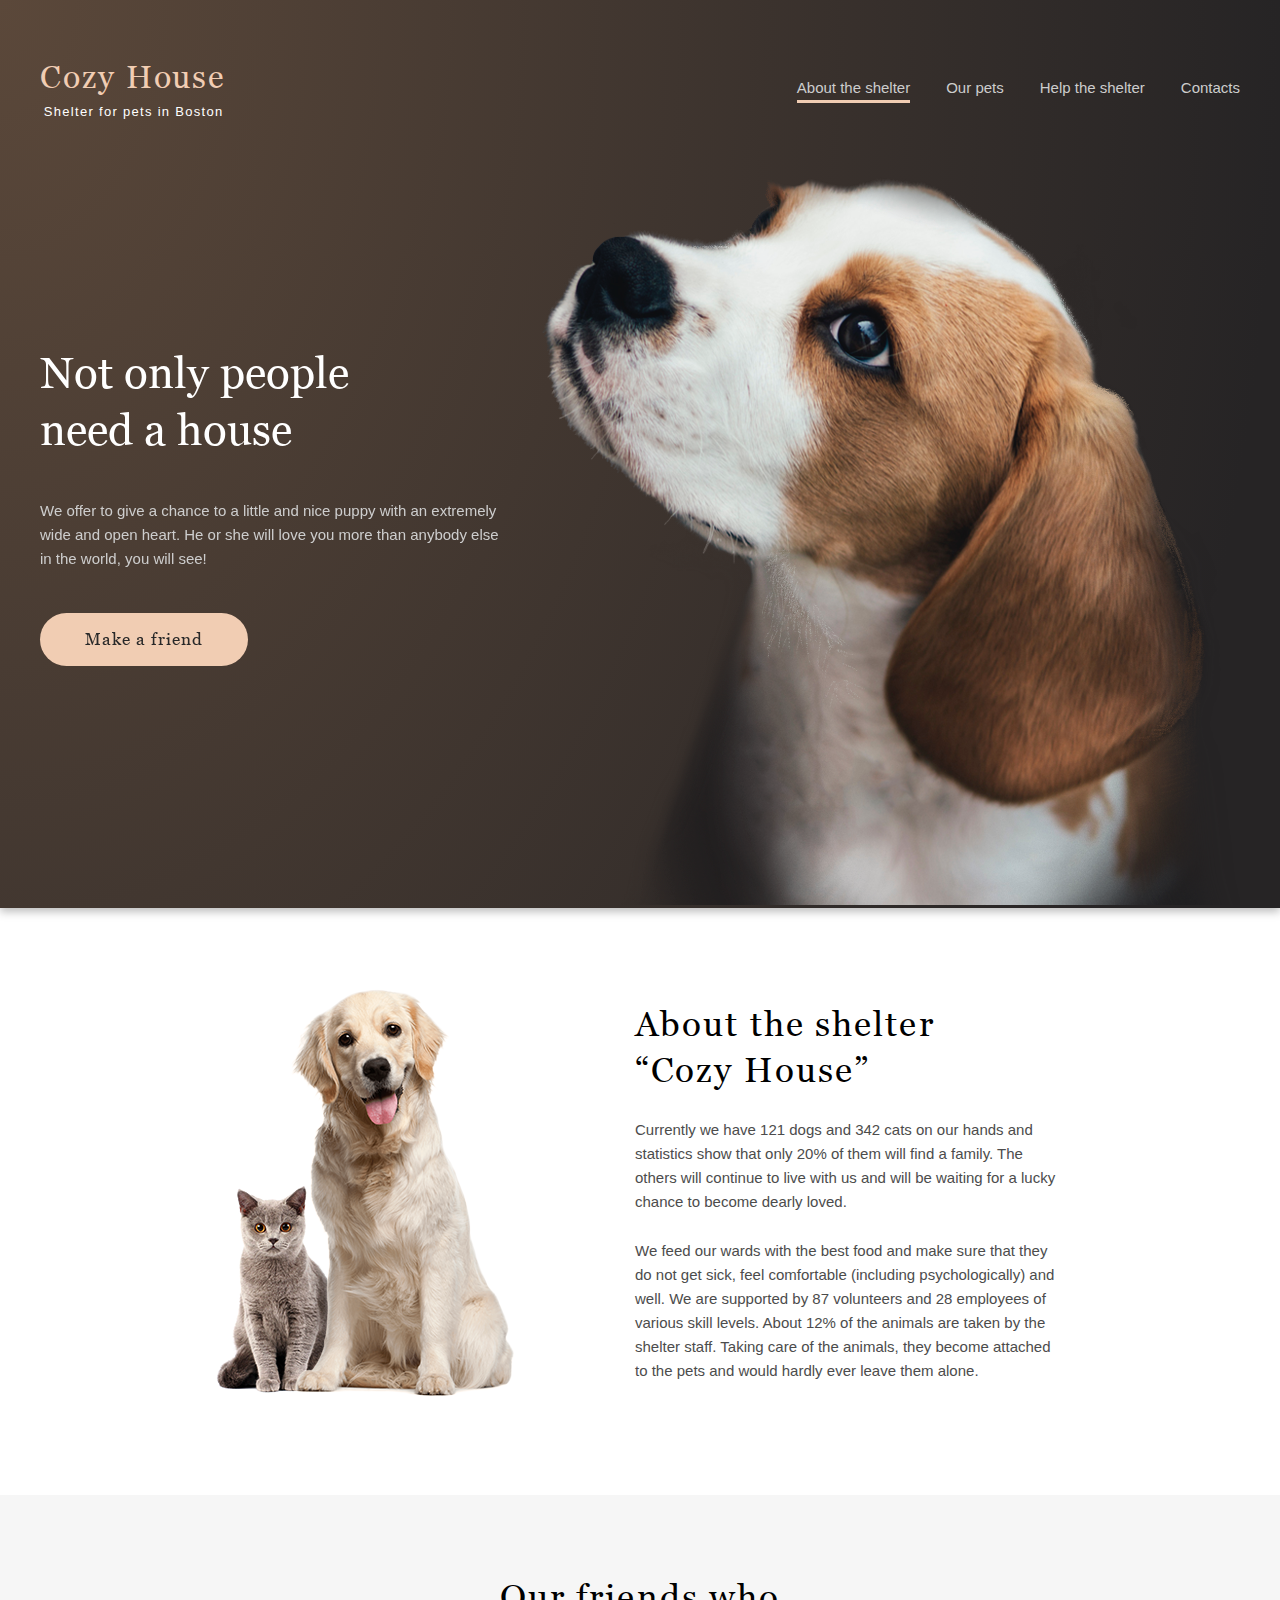
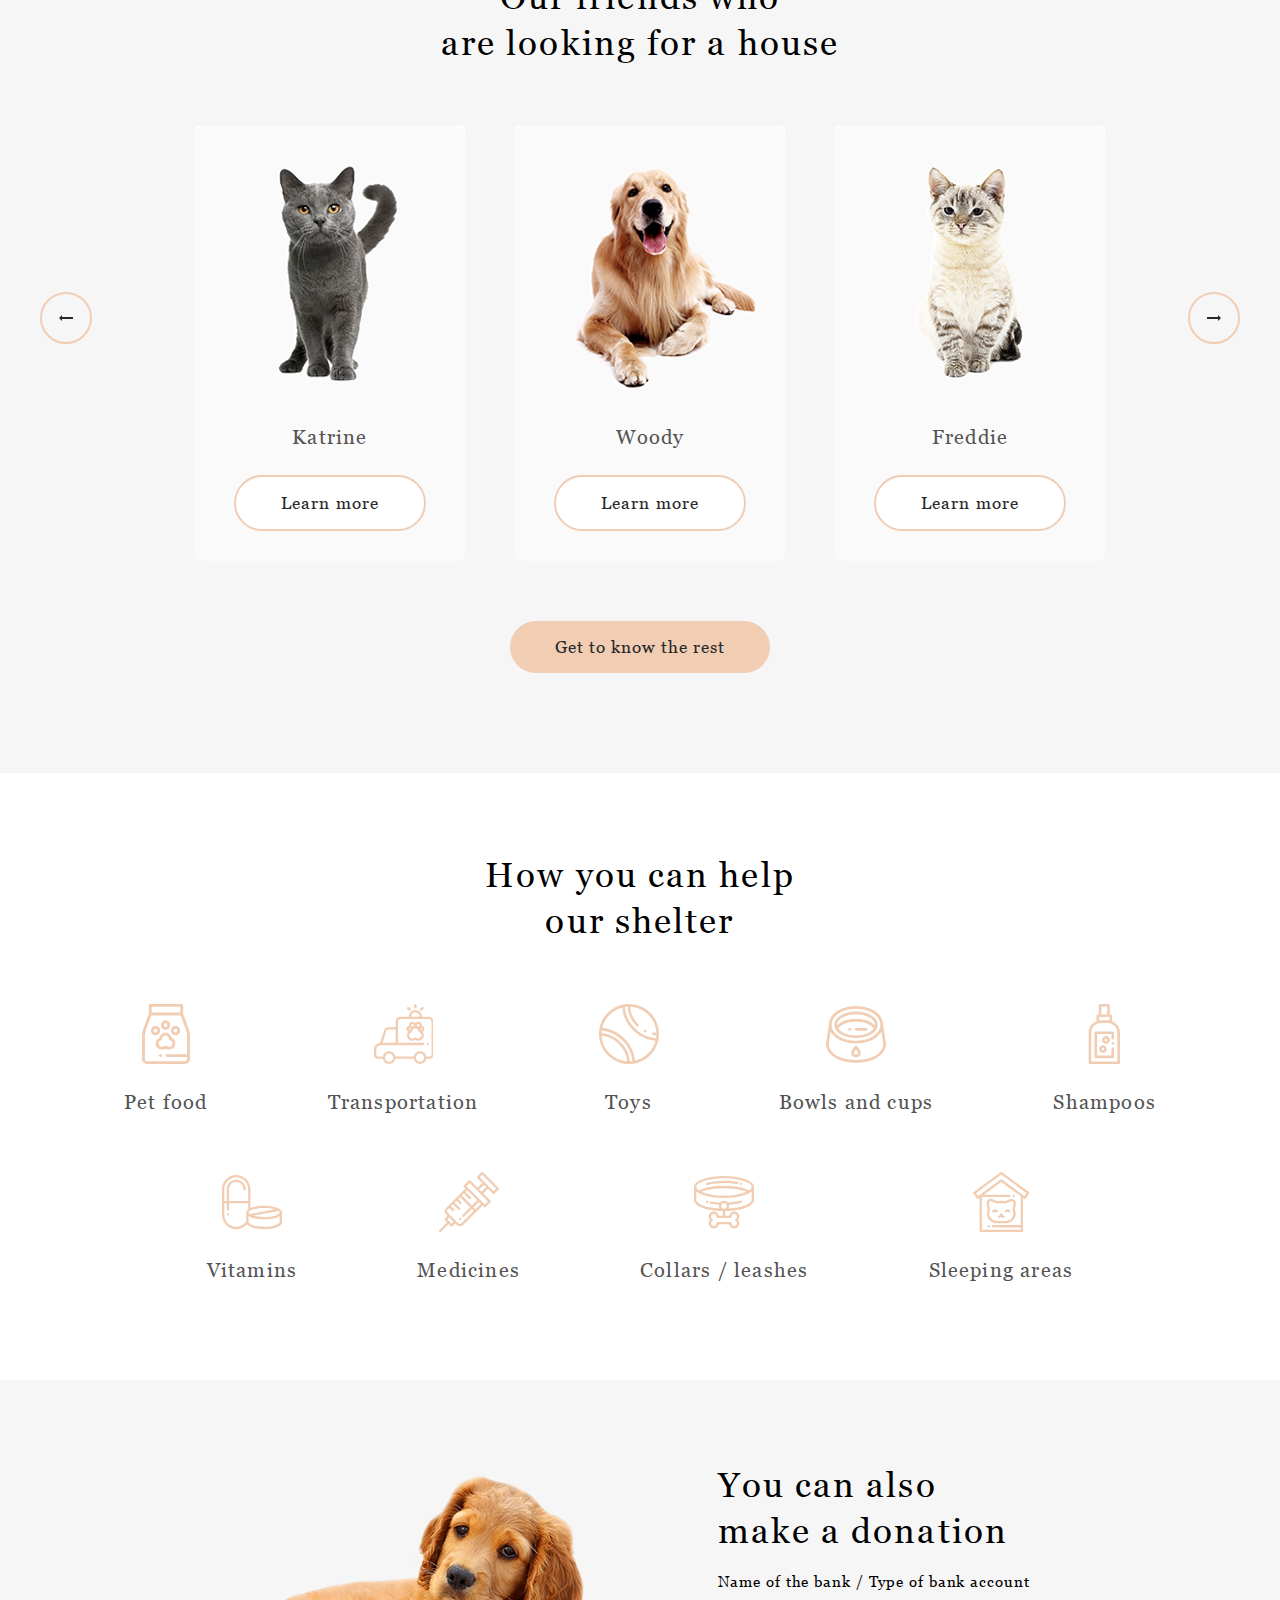
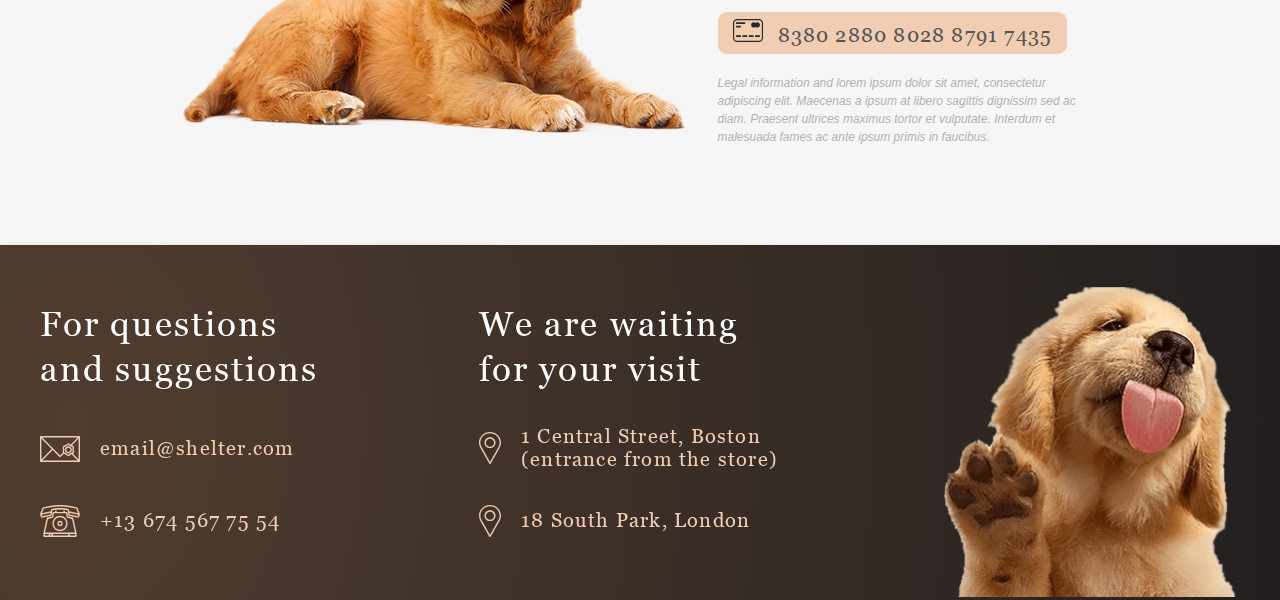
<file: shelter/pages/main/index.html>
<!DOCTYPE html>
<html lang="en">
  <head>
    <meta charset="UTF-8" />
    <meta http-equiv="X-UA-Compatible" content="IE=edge" />
    <meta name="viewport" content="width=device-width, initial-scale=1.0" />
    <link rel="stylesheet" href="normalize.css" />
    <link rel="stylesheet" href="styles.css" />
    <link rel="stylesheet" href="media.css" />
    <title>Shelter</title>
  </head>
  <body>
    <div class="lock-block"></div>
    <header class="main-header">
      <div class="container">
        <div class="logo">
          <div class="logo__title">
            <a class="logo__link">Cozy House</a>
          </div>
          <div class="logo__subtitle">Shelter for pets in Boston</div>
        </div>
        <nav class="main-nav">
          <ul class="main-nav__list">
            <li class="main-nav__item main-nav__item--active">
              <a class="main-nav__link">About the shelter</a>
            </li>
            <li class="main-nav__item">
              <a href="../pets/index.html" class="main-nav__link">Our pets</a>
            </li>
            <li class="main-nav__item">
              <a href="#help" class="main-nav__link">Help the shelter</a>
            </li>
            <li class="main-nav__item">
              <a href="#contacts" class="main-nav__link">Contacts</a>
            </li>
          </ul>
        </nav>
        <div class="header-burger">
          <span class="header-burger__line"></span>
          <span class="header-burger__line"></span>
          <span class="header-burger__line"></span>
        </div>
      </div>
    </header>
    <main>
      <h1 class="visually-hidden">Shelter for pets in Boston</h1>
      <section class="promo">
        <div class="container">
          <div class="promo-content">
            <h2 class="promo-content__title">Not only people need a house</h2>
            <p class="promo-content__disc">
              We offer to give a chance to a little and nice puppy with an
              extremely wide and open heart. He or she will love you more than
              anybody else in the world, you will see!
            </p>
            <a href="#friends" class="btn btn__promo">Make a friend</a>
          </div>
          <div class="promo-content__images">
            <img
              src="../../assets/images/Pets/start-screen-puppy.png"
              alt="start-screen-puppy"
              width="698"
              height="728"
              class="promo-content__image"
            />
          </div>
        </div>
      </section>
      <section class="about">
        <div class="container">
          <div class="about__images">
            <img
              src="../../assets/images/Pets/about-pets.png"
              width="300"
              height="408"
              alt="about-pets"
              class="about__images-img"
            />
          </div>
          <div class="about-content">
            <h2 class="about-content__title content-title">
              About the shelter “Cozy House”
            </h2>
            <p class="about-content__disc about-content__disc--one">
              Currently we have 121 dogs and 342 cats on our hands and
              statistics show that only 20% of them will find a family. The
              others will continue to live with us and will be waiting for a
              lucky chance to become dearly loved.
            </p>
            <p class="about-content__disc">
              We feed our wards with the best food and make sure that they do
              not get sick, feel comfortable (including psychologically) and
              well. We are supported by 87 volunteers and 28 employees of
              various skill levels. About 12% of the animals are taken by the
              shelter staff. Taking care of the animals, they become attached to
              the pets and would hardly ever leave them alone.
            </p>
          </div>
        </div>
      </section>
      <section class="pets" id="friends">
        <div class="container">
          <h2 class="pets__title content-title">
            <span>Our friends who</span> are looking for a house
          </h2>
          <div class="pets-slider slider">
            <button class="slider__btn slider__btn-next">
              <img src="../../assets/icons/Arrow-next.svg" alt="button-next" />
            </button>
            <div class="slider__container">
              <div class="sliders"></div>
            </div>
            <button class="slider__btn slider__btn-prev">
              <img src="../../assets/icons/Arrow-prev.svg" alt="button-prev" />
            </button>
          </div>
          <a href="../pets/index.html" class="btn btn__pets"
            >Get to know the rest</a
          >
        </div>
      </section>
      <section class="help" id="help">
        <div class="container">
          <h2 class="help__title content-title">
            How you can help our shelter
          </h2>
          <ul class="help__list">
            <li class="help__item">
              <img
                src="../../assets/icons/icon-pet-food.svg"
                width="60"
                height="60"
                alt="icon-pet-food"
                class="help__img"
              />
              <p class="help__name">Pet food</p>
            </li>
            <li class="help__item">
              <img
                src="../../assets/icons/icon-transportation.svg"
                width="60"
                height="60"
                alt="icon-transportation"
                class="help__img"
              />
              <p class="help__name">Transportation</p>
            </li>
            <li class="help__item">
              <img
                src="../../assets/icons/icon-toys.svg"
                width="60"
                height="60"
                alt="icon-toys"
                class="help__img"
              />
              <p class="help__name">Toys</p>
            </li>
            <li class="help__item">
              <img
                src="../../assets/icons/icon-bowls-and-cups.svg"
                width="60"
                height="60"
                alt="icon-bowls-and-cups"
                class="help__img"
              />
              <p class="help__name">Bowls and cups</p>
            </li>
            <li class="help__item">
              <img
                src="../../assets/icons/icon-shampoos.svg"
                width="60"
                height="60"
                alt="icon-shampoos"
                class="help__img"
              />
              <p class="help__name">Shampoos</p>
            </li>
            <li class="help__item">
              <img
                src="../../assets/icons/icon-vitamins.svg"
                width="60"
                height="60"
                alt="icon-vitamins"
                class="help__img"
              />
              <p class="help__name">Vitamins</p>
            </li>
            <li class="help__item">
              <img
                src="../../assets/icons/icon-medicines.svg"
                width="60"
                height="60"
                alt="icon-medicines"
                class="help__img"
              />
              <p class="help__name">Medicines</p>
            </li>
            <li class="help__item">
              <img
                src="../../assets/icons/icon-collars-leashes.svg"
                width="60"
                height="60"
                alt="icon-collars-leashes"
                class="help__img"
              />
              <p class="help__name">Collars / leashes</p>
            </li>
            <li class="help__item">
              <img
                src="../../assets/icons/icon-sleeping-area.svg"
                width="60"
                height="60"
                alt="icon-sleeping-area"
                class="help__img"
              />
              <p class="help__name">Sleeping areas</p>
            </li>
          </ul>
        </div>
      </section>
      <section class="donation">
        <div class="container">
          <div class="donation__image">
            <img
              src="../../assets/images/Pets/donation-dog.png"
              width="505"
              height="261"
              alt=""
              class="donation__image-img"
            />
          </div>
          <div class="donation-info">
            <h2 class="donation-info__title content-title">
              You can also<br />
              make a donation
            </h2>
            <p class="donation-info__subtitle">
              Name of the bank / Type of bank account
            </p>
            <a href="#" class="btn btn__donation">
              <img
                src="../../assets/icons/credit-card.svg"
                width="30"
                height="23"
                alt="credit-card"
                class="btn__donation-img"
              />8380 2880 8028 8791 7435
            </a>
            <p class="donation-info__text-small">
              Legal information and lorem ipsum dolor sit amet, consectetur
              adipiscing elit. Maecenas a ipsum at libero sagittis dignissim sed
              ac diam. Praesent ultrices maximus tortor et vulputate. Interdum
              et malesuada fames ac ante ipsum primis in faucibus.
            </p>
          </div>
        </div>
      </section>
    </main>
    <footer class="footer" id="contacts">
      <div class="container">
        <div class="footer-content footer-content__contacts">
          <h3 class="footer-content__title content-title">
            For questions and suggestions
          </h3>
          <a href="mailto:email@shelter.com" class="footer__link">
            <img
              class="footer__link-img"
              src="../../assets/icons/icon-email.svg"
              width="40"
              height="32"
              alt="icon-email"
            />email@shelter.com</a
          >
          <a href="tel:+136745677554" class="footer__link">
            <img
              class="footer__link-img footer__link-img--left"
              src="../../assets/icons/icon-phone.svg"
              width="40"
              height="32"
              alt="icon-phone"
            />+13 674 567 75 54</a
          >
        </div>
        <div
          class="footer-content footer-content__location footer-content__location--left"
        >
          <h3
            class="footer-content__title footer-content__title--margin content-title"
          >
            We are waiting for your visit
          </h3>
          <a
            href="https://www.google.ru/maps/place/1+Central+St,+Boston,+MA+02109,+%D0%A1%D0%A8%D0%90/@42.3585519,-71.056915,17z/data=!3m1!4b1!4m5!3m4!1s0x89e370868bc2ce7b:0x82fa7db94f5fea9e!8m2!3d42.3585519!4d-71.0547263"
            class="footer__link footer__link--padding"
            target="_blank"
            ><img
              class="footer__link-img"
              src="../../assets/icons/icon-marker.svg"
              width="22"
              height="32"
              alt="icon-marker"
            />1 Central Street, Boston (entrance from the store)</a
          >
          <a
            href="https://www.google.ru/maps/place/South+Park+Court,+18+S+Park+Rd,+London+SW19+8TD,+%D0%92%D0%B5%D0%BB%D0%B8%D0%BA%D0%BE%D0%B1%D1%80%D0%B8%D1%82%D0%B0%D0%BD%D0%B8%D1%8F/@51.4202685,-0.2023686,17z/data=!3m1!4b1!4m5!3m4!1s0x487608baa7401b31:0x18e66d9fcd2f7d77!8m2!3d51.4202685!4d-0.2001799"
            class="footer__link"
            target="_blank"
            ><img
              class="footer__link-img"
              src="../../assets/icons/icon-marker.svg"
              width="22"
              height="32"
              alt="icon-marker"
            />18 South Park, London</a
          >
        </div>
        <div class="footer-images">
          <img
            src="../../assets/images/Pets/footer-puppy.png"
            width="300"
            height="310"
            alt="footer-puppy"
            class="footer-images__img"
          />
        </div>
      </div>
    </footer>

    <script src="scripts.js"></script>
    <script src="../pets/scripts.js"></script>
  </body>
</html>
</file>
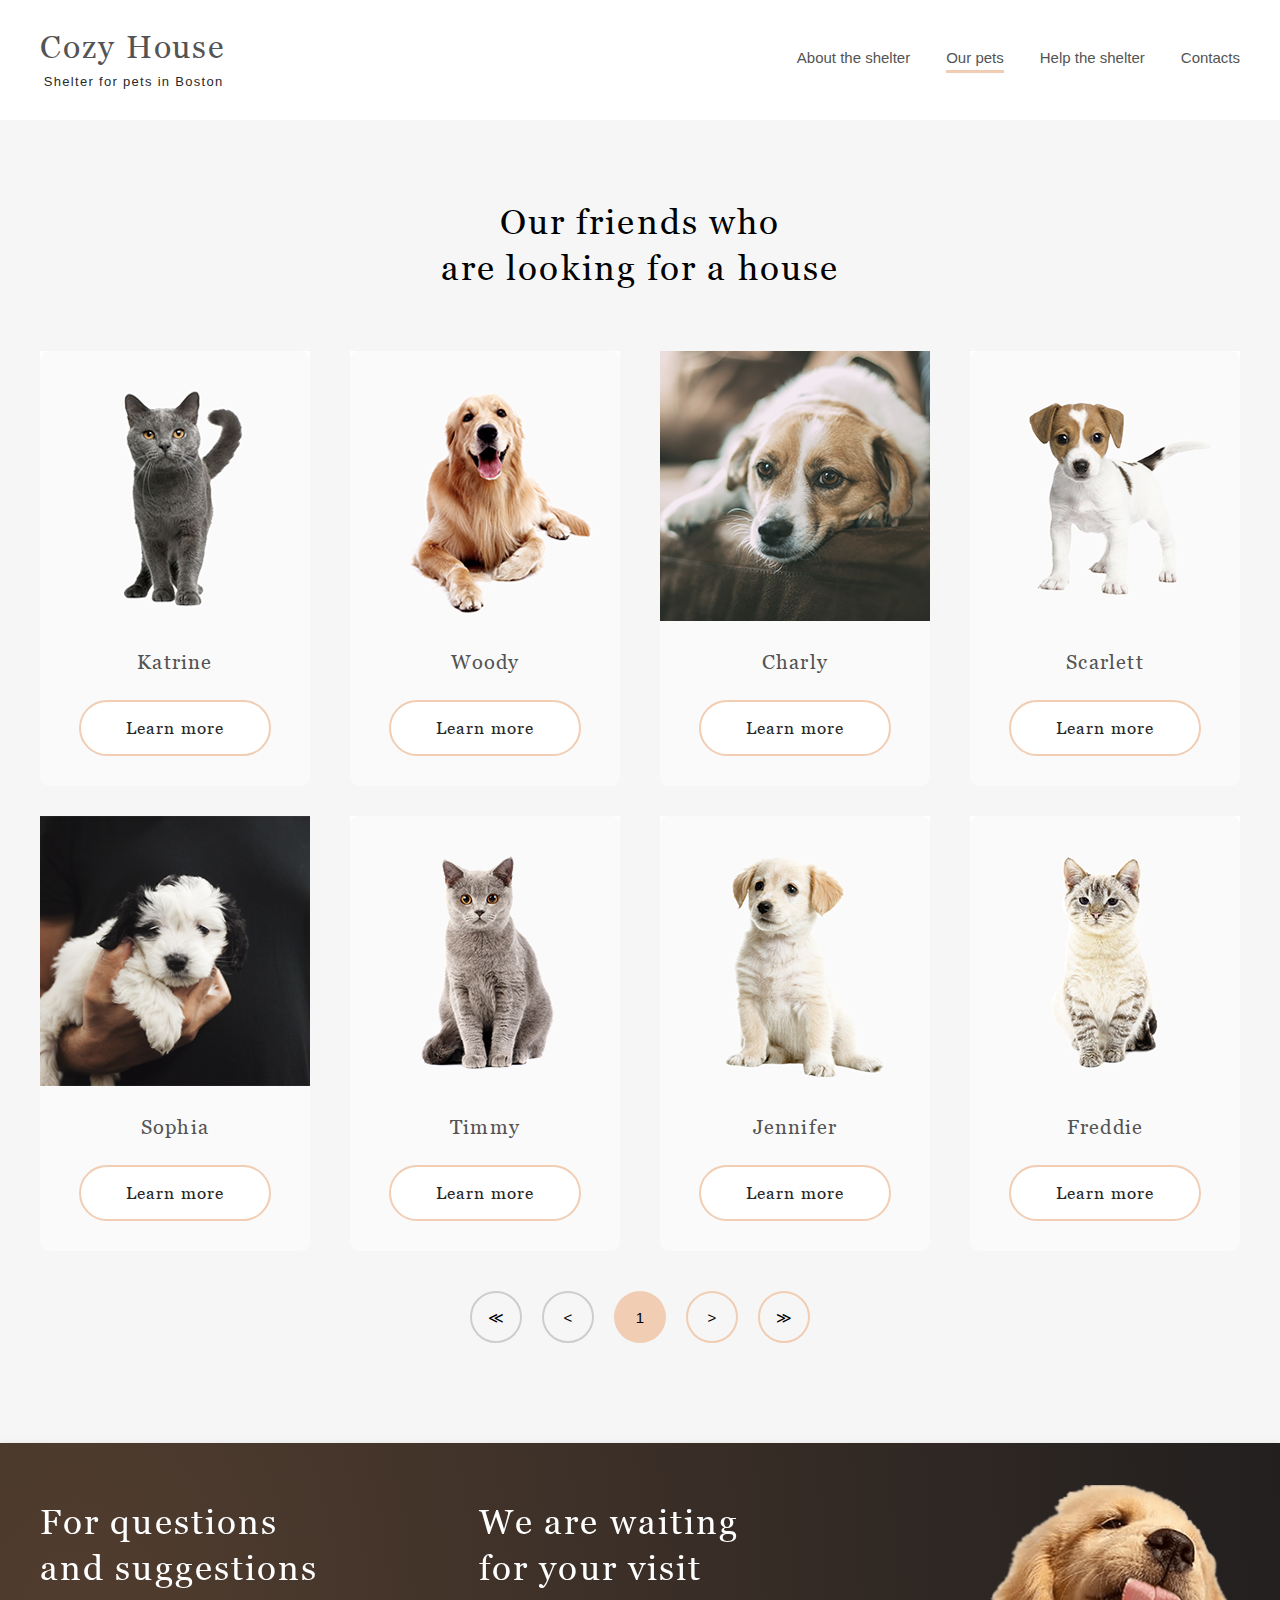
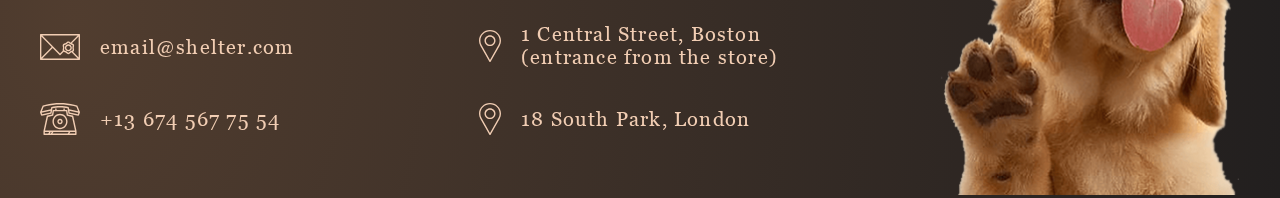
<file: shelter/pages/pets/index.html>
<!DOCTYPE html>
<html lang="en">
  <head>
    <meta charset="UTF-8" />
    <meta http-equiv="X-UA-Compatible" content="IE=edge" />
    <meta name="viewport" content="width=device-width, initial-scale=1.0" />
    <link rel="stylesheet" href="../main/normalize.css" />
    <link rel="stylesheet" href="../main/styles.css" />
    <link rel="stylesheet" href="style.css" />
    <link rel="stylesheet" href="../main/media.css" />
    <link rel="stylesheet" href="media.css" />
    <title>Shelter</title>
  </head>
  <body>
    <div class="lock-block"></div>
    <header class="main-header">
      <div class="container">
        <div class="logo">
          <div class="logo__title">
            <a href="../main/index.html" class="logo__link">Cozy House</a>
          </div>
          <div class="logo__subtitle">Shelter for pets in Boston</div>
        </div>
        <nav class="main-nav">
          <ul class="main-nav__list">
            <li class="main-nav__item">
              <a href="../main/index.html" class="main-nav__link"
                >About the shelter</a
              >
            </li>
            <li class="main-nav__item main-nav__item--active">
              <a class="main-nav__link">Our pets</a>
            </li>
            <li class="main-nav__item">
              <a href="../main/index.html#help" class="main-nav__link"
                >Help the shelter</a
              >
            </li>
            <li class="main-nav__item">
              <a href="#contacts" class="main-nav__link">Contacts</a>
            </li>
          </ul>
        </nav>
        <div class="header-burger">
          <span class="header-burger__line"></span>
          <span class="header-burger__line"></span>
          <span class="header-burger__line"></span>
        </div>
      </div>
    </header>
    <main>
      <h1 class="visually-hidden">Shelter for pets in Boston</h1>
      <section class="pets">
        <div class="container">
          <h2 class="pets__title content-title">
            <span>Our friends who</span> are looking for a house
          </h2>
          <div class="pets-slider slider">
            <div class="slider__container">
              <div class="sliders"></div>
            </div>
          </div>
          <div class="pagination">
            <button class="pagination__btn pagination__btn-first">&Lt;</button>
            <button class="pagination__btn pagination__btn-prev">&lt;</button>
            <button
              class="pagination__btn pagination__btn-currentPage pagination__btn-number"
            >
              1
            </button>
            <button class="pagination__btn pagination__btn-next">&gt;</button>
            <button class="pagination__btn pagination__btn-last">&Gt;</button>
          </div>
        </div>
      </section>
    </main>
    <footer class="footer" id="contacts">
      <div class="container">
        <div class="footer-content footer-content__contacts">
          <h3 class="footer-content__title content-title">
            For questions and suggestions
          </h3>
          <a href="mailto:email@shelter.com" class="footer__link"
            ><img
              class="footer__link-img"
              src="../../assets/icons/icon-email.svg"
              width="40"
              height="32"
              alt="icon-email"
            />email@shelter.com</a
          >
          <a href="tel:+136745677554" class="footer__link"
            ><img
              class="footer__link-img"
              src="../../assets/icons/icon-phone.svg"
              width="40"
              height="32"
              alt="icon-phone"
            />+13 674 567 75 54</a
          >
        </div>
        <div
          class="footer-content footer-content__location footer-content__location--left"
        >
          <h3
            class="footer-content__title footer-content__title--margin content-title"
          >
            We are waiting for your visit
          </h3>
          <a
            href="https://www.google.ru/maps/place/1+Central+St,+Boston,+MA+02109,+%D0%A1%D0%A8%D0%90/@42.3585519,-71.056915,17z/data=!3m1!4b1!4m5!3m4!1s0x89e370868bc2ce7b:0x82fa7db94f5fea9e!8m2!3d42.3585519!4d-71.0547263"
            class="footer__link footer__link--padding"
            target="_blank"
            ><img
              class="footer__link-img"
              src="../../assets/icons/icon-marker.svg"
              width="22"
              height="32"
              alt="icon-marker"
            />1 Central Street, Boston (entrance from the store)</a
          >
          <a
            href="https://www.google.ru/maps/place/South+Park+Court,+18+S+Park+Rd,+London+SW19+8TD,+%D0%92%D0%B5%D0%BB%D0%B8%D0%BA%D0%BE%D0%B1%D1%80%D0%B8%D1%82%D0%B0%D0%BD%D0%B8%D1%8F/@51.4202685,-0.2023686,17z/data=!3m1!4b1!4m5!3m4!1s0x487608baa7401b31:0x18e66d9fcd2f7d77!8m2!3d51.4202685!4d-0.2001799"
            class="footer__link"
            target="_blank"
            ><img
              class="footer__link-img"
              src="../../assets/icons/icon-marker.svg"
              width="22"
              height="32"
              alt="icon-marker"
            />18 South Park, London</a
          >
        </div>
        <div class="footer-images">
          <img
            src="../../assets/images/Pets/footer-puppy.png"
            width="300"
            height="310"
            alt="footer-puppy"
            class="footer-images__img"
          />
        </div>
      </div>
    </footer>

    <script src="scripts.js"></script>
  </body>
</html>
</file>
<file: shelter/pages/main/styles.css>
:root {
  --container-desktop: 1280px;
  --container-tablet: 768px;
  --container-offset-desktop: 40px;
  --container-offset-tablet: 30px;
  --container-offset-mobile: 10px;

  --color-primary: #f1cdb3;
  --color-dark-l: #545454;
  --color-dark-xl: #4c4c4c;
  --color-dark-s: #cdcdcd;
  --color-dark-sm: #b2b2b2;
  --color-light: #ffffff;
  --color-light-s: #fafafa;
  --color-dark-btn: #292929;
  --color-primary-light: #fddcc4;

  --font-family-Georgia: "Georgia", sans-serif;
  --font-family-Arial: "Arial", sans-serif;
}

@font-face {
  src: local("Georgia"), url("../../assets/fonts/Georgia.woff2") format("woff2");
  font-family: "Georgia";
  font-weight: 400;
  font-style: normal;
  font-display: swap;
}

@font-face {
  src: local("Arial"), url("../../assets/fonts/Arial.woff2") format("woff2");
  font-family: "#{$font-family}";
  font-weight: 400;
  font-style: normal;
  font-display: swap;
}

html {
  box-sizing: border-box;
}

body {
  margin: 0;
  padding: 0;
  min-width: 320px;
  font-family: var(--font-family-Arial);
  font-weight: 400;
  font-size: 15px;
  scroll-behavior: smooth;
}

.lock {
  overflow: hidden;
  position: relative;
}

.lock-block {
  display: none;
  position: absolute;
  top: 0;
  left: 0;
  width: 100%;
  height: 100vh;
  z-index: 10;
  background-color: rgba(41, 41, 41, 0.6);
}

*,
*::before,
*::after {
  box-sizing: inherit;
}

img {
  height: auto;
  max-width: 100%;
  object-fit: cover;
}

a {
  text-decoration: none;
}

ul {
  list-style: none;
  margin: 0;
  padding: 0;
}

.visually-hidden {
  position: absolute;
  overflow: hidden;
  margin: -1px;
  border: 0;
  padding: 0;
  width: 1px;
  height: 1px;
  clip: rect(0 0 0 0);
}

.btn {
  display: inline-block;
  padding: 15px 45px;
  font-family: var(--font-family-Georgia);
  font-size: 17px;
  line-height: 22.1px;
  letter-spacing: 1.02px;
  color: var(--color-dark-btn);
  background-color: var(--color-primary);
  vertical-align: middle;
  text-align: center;
  text-decoration: none;
  border-radius: 100px;
  border: none;
  cursor: pointer;
}

.btn:hover {
  background-color: var(--color-primary-light);
}

.container {
  margin: 0 auto;
  padding: 0 var(--container-offset-desktop);
  max-width: var(--container-desktop);
}

.main-header {
  position: absolute;
  top: 0;
  left: 0;
  width: 100%;
  padding-top: 60px;
  z-index: 100;
}

.main-header .container {
  display: flex;
  justify-content: space-between;
}

.logo {
  display: flex;
  flex-direction: column;
}

.logo__title {
  margin-bottom: 10px;
}

.logo__link {
  font-family: var(--font-family-Georgia);
  font-size: 32px;
  line-height: 35.2px;
  letter-spacing: 0.06em;
  color: var(--color-primary);
}

.logo__subtitle {
  padding-left: 3.8px;
  font-size: 13px;
  line-height: 14.95px;
  letter-spacing: 0.1em;
  color: var(--color-light);
}

.main-nav__list {
  display: flex;
  justify-content: flex-start;
  padding: 16px 0 17px;
}

.main-nav__item {
  position: relative;
  margin-right: 36px;
}

.main-nav__item.main-nav__item--active::before {
  position: absolute;
  content: "";
  bottom: -3px;
  left: 0;
  width: 100%;
  height: 3px;
  background-color: var(--color-primary);
}

.main-nav__item:last-child {
  margin-right: 0;
}

.main-nav__link {
  font-size: 15px;
  line-height: 24px;
  color: var(--color-dark-s);
}

.main-nav__link:hover {
  color: var(--color-light-s);
}

.header-burger {
  display: none;
}

.header-burger__line {
  display: inline-block;
  width: 100%;
  height: 2px;
  background-color: var(--color-primary);
}

.promo {
  padding-top: 137px;
  background: radial-gradient(100% 215.42% at 0% 0%, #5b483a 0%, #262425 100%)
    #211f20;
  filter: drop-shadow(0px 4px 4px rgba(0, 0, 0, 0.25));
}

.promo .container {
  display: flex;
  justify-content: space-between;
}

.promo-content {
  padding-top: 208px;
  max-width: 460px;
}

.promo-content__title {
  margin: 0;
  margin-bottom: 40px;
  padding-right: 150px;
  font-family: var(--font-family-Georgia);
  font-size: 44px;
  font-weight: 400;
  line-height: 130%;
  color: var(--color-light);
}

.promo-content__disc {
  margin-bottom: 42px;
  line-height: 24px;
  color: var(--color-dark-s);
}

.promo-content__image {
  padding-top: 40px;
}

.content-title {
  margin: 0;
  font-family: var(--font-family-Georgia);
  font-size: 35px;
  font-weight: 400;
  line-height: 45.5px;
  letter-spacing: 2.1px;
}

.about {
  padding-top: 80px;
  padding-bottom: 97px;
  background-color: var(--color-light);
}

.about .container {
  display: flex;
  align-items: center;
  justify-content: center;
}

.about__images {
  margin-right: 120px;
  width: 300px;
  height: 408px;
}

.about__images-img {
  max-width: 300px;
  height: 408px;
}

.about-content {
  max-width: 430px;
}

.about-content__title {
  margin-bottom: 25px;
  padding-top: 14px;
  padding-right: 60px;
}

.about-content__disc {
  line-height: 24px;
  color: var(--color-dark-xl);
}

.about-content__disc.about-content__disc--one {
  margin-bottom: 25px;
}

.pets {
  padding-top: 80px;
  padding-bottom: 100px;
  text-align: center;
  background-color: #f6f6f6;
}

.pets-slider {
  position: relative;
  display: flex;
  justify-content: space-between;
  align-items: center;
  margin-bottom: 60px;
}

.pets__title {
  margin: 0 auto;
  margin-bottom: 60px;
  max-width: 400px;
}

.pets__title span {
  display: block;
  text-align: center;
}

.slider__container {
  width: 960px;
  padding: 0 10px;
  overflow: hidden;
}

.sliders {
  display: flex;
  width: 960px;
  top: 0;
  position: relative;
}

.pets-slider__card {
  width: 270px;
  height: 435px;
  margin-right: 50px;
  background-color: var(--color-light-s);
  border-radius: 9px;
  cursor: pointer;
}

.pets-slider__card:hover {
  box-shadow: 0px 2px 35px 14px rgba(13, 13, 13, 0.04);
}

.pets-slider__card:hover .pets-slider__btn {
  background-color: var(--color-primary-light);
  border-color: var(--color-primary-light);
}

.slider__btn {
  display: flex;
  align-items: center;
  justify-content: center;
  width: 52px;
  height: 52px;
  border: 2px solid var(--color-primary);
  background-color: transparent;
  border-radius: 50%;
  cursor: pointer;
}

.slider__btn:hover {
  background-color: var(--color-primary-light);
  border-color: var(--color-primary-light);
}

.slider__btn-next {
  left: 0;
  transform: translateY(-50%);
  margin-right: 50px;
}

.slider__btn-prev {
  right: 0;
  transform: translateY(-50%);
}

.pets-slider__photo {
  width: 270px;
  height: 270px;
  margin-bottom: 30px;
}

.pets-slider__name {
  margin-bottom: 26px;
  font-family: var(--font-family-Georgia);
  font-size: 20px;
  line-height: 22.72px;
  letter-spacing: 1.2px;
  color: var(--color-dark-l);
}

.pets-slider__btn {
  margin-bottom: 30px;
  background-color: var(--color-light);
  border: 2px solid var(--color-primary);
}

.popup__wrapper {
  position: fixed;
  top: 0;
  left: 0;
  width: 100%;
  height: 100%;
  z-index: 999;
  background: rgba(41, 41, 41, 0.6);
}

.innactive {
  display: none;
  opacity: 0;
  visibility: hidden;
}

.popup__block {
  display: flex;
  position: fixed;
}

.pets__popup {
  width: 675px;
  height: 350px;
  display: flex;
  background: #fafafa;
  border-radius: 9px;
  box-shadow: 0px 2px 35px 14px rgba(13, 13, 13, 0.04);
  position: relative;
  top: 50vh;
  left: 50vw;
  -webkit-transform: translate(-50%, -50%);
  transform: translate(-50%, -50%);
  z-index: 30;
}

.popup__img {
  width: 350px;
  height: 350px;
  border-radius: 9px 0px 0px 9px;
}

.popup__info {
  display: flex;
  flex-direction: column;
  justify-content: space-between;
  text-align: start;
  margin: 10px;
}

.popup__title {
  font-family: Georgia;
  font-size: 35px;
  line-height: 130%;
  letter-spacing: 0.06em;
  color: #000000;
}

.popup__subtitle {
  font-family: Georgia;
  font-size: 20px;
  line-height: 115%;
  letter-spacing: 0.06em;
  color: #000000;
}

.pet-description {
  font-family: Georgia;
  font-size: 13px;
  line-height: 110%;
  letter-spacing: 0.06em;
  color: #000000;
}

.popup__item {
  font-family: Georgia;
  font-size: 15px;
  font-weight: bold;
  line-height: 110%;
  letter-spacing: 0.06em;
  color: #000000;
}

.popup__item:before {
  content: "";
  width: 5px;
  height: 5px;
  border-radius: 50%;
  display: inline-block;
  background: #f1cdb3;
  margin-right: 10px;
}

.pet__age,
.pet__inoculations,
.pet__diseases,
.pet__parasites {
  font-weight: normal;
}

.popup__close {
  position: absolute;
  top: -50px;
  right: -50px;
  width: 52px;
  height: 52px;
  border: 2px solid #f1cdb3;
  border-radius: 100px;
  color: #292929;
  font-family: Roboto;
  font-size: 25px;
}

.popup__close:hover {
  cursor: pointer;
  background: #fddcc4;
}

.help {
  padding-top: 80px;
  padding-bottom: 40px;
  background-color: var(--color-light);
}

.help__title {
  max-width: 310px;
  margin: 0 auto;
  margin-bottom: 60px;
  text-align: center;
}

.help__list {
  display: flex;
  align-items: center;
  justify-content: center;
  flex-wrap: wrap;
}

.help__item {
  display: flex;
  flex-direction: column;
  align-items: center;
  justify-content: center;
  margin-right: 60px;
  margin-left: 60px;
  margin-bottom: 58px;
}

.help__img {
  margin-bottom: 27px;
  width: 60px;
  height: 60px;
}

.help__name {
  margin: 0;
  font-family: var(--font-family-Georgia);
  font-size: 20px;
  line-height: 23px;
  letter-spacing: 1.2px;
  color: var(--color-dark-l);
}

.donation {
  padding-top: 83px;
  padding-bottom: 87px;
  background-color: #f6f6f6;
}

.donation .container {
  display: flex;
  justify-content: center;
}

.donation__image {
  margin-right: 30px;
  width: 505px;
  height: 282px;
  padding-top: 11px;
  padding-bottom: 10px;
}

.donation__image-img {
  width: 505px;
  height: 261px;
}

.donation-info {
  width: 380px;
}

.donation-info__title {
  margin-bottom: 20px;
}

.donation-info__subtitle {
  margin-bottom: 21px;
  font-family: var(--font-family-Georgia);
  font-size: 15px;
  line-height: 16.5px;
  letter-spacing: 0.9px;
}

.btn__donation {
  margin-bottom: 8px;
  max-width: 350px;
  padding: 7px 15px;
  border-radius: 9px;
}

.btn__donation-img {
  margin-right: 15px;
  width: 30px;
  height: 23px;
}

.btn__donation {
  font-family: var(--font-family-Georgia);
  font-size: 20px;
  line-height: 23px;
  letter-spacing: 1.2px;
  color: var(--color-dark-l);
}

.donation-info__text-small {
  font-style: italic;
  font-size: 12px;
  line-height: 18px;
  color: var(--color-dark-sm);
}

.footer {
  padding-top: 42px;
  filter: drop-shadow(0px 4px 4px rgba(0, 0, 0, 0.25));
  background: radial-gradient(
      110.67% 538.64% at 5.73% 50%,
      #513d2f 0%,
      #1a1a1c 100%
    ),
    #211f20;
}

.footer .container {
  display: flex;
  justify-content: space-between;
}

.footer-content {
  display: flex;
  flex-direction: column;
  align-items: flex-start;
  padding-top: 15px;
}

.footer-content.footer-content__contacts {
  max-width: 280px;
}

.footer-content.footer-content__location {
  max-width: 302px;
}

.footer-content__title.footer-content__title--margin {
  margin-bottom: 32px;
}

.footer-content__title {
  margin-bottom: 40px;
  color: var(--color-light);
}

.footer__link {
  display: flex;
  align-items: center;
  justify-content: space-between;
  margin-bottom: 40px;
  font-family: var(--font-family-Georgia);
  font-size: 20px;
  line-height: 23px;
  letter-spacing: 1.2px;
  color: var(--color-primary);
}

.footer__link.footer__link--padding {
  margin-bottom: 34px;
}

.footer__link-img {
  margin-right: 20px;
}

.footer__link:hover {
  text-decoration: underline;
}
</file>
<file: shelter/pages/main/media.css>
@media (max-width: 1279px) {
  .container {
    max-width: var(--container-tablet);
    margin: 0 auto;
    padding: 0 var(--container-offset-tablet);
  }

  .main-header {
    padding-top: 30px;
  }

  .logo {
    margin-right: 81px;
  }

  .main-nav__list {
    padding: 16px 0 20px;
  }

  .main-nav__item {
    margin-right: 35px;
  }

  .promo {
    padding-top: 150px;
  }

  .promo .container {
    flex-direction: column;
    align-items: center;
    padding: 0 69px;
  }

  .promo-content {
    padding-top: 0;
  }

  .promo-content__title {
    margin-bottom: 42px;
  }

  .btn__promo {
    margin-left: 126px;
  }

  .promo-content__images {
    width: 570px;
    height: 593px;
    margin-top: 100px;
    margin-left: 130px;
  }

  .promo-content__image {
    width: 570px;
    height: 593px;
    padding-top: 0;
  }

  .about {
    padding-bottom: 102px;
  }

  .about .container {
    flex-direction: column-reverse;
    padding: 0;
  }

  .about-content {
    margin-bottom: 62px;
  }

  .about-content__title {
    padding-top: 0;
  }

  .about__images {
    margin-right: 0;
  }

  .slider__container {
    width: 590px;
  }

  .sliders {
    width: 590px;
  }

  .slider__btn-next {
    margin-right: 12px;
  }

  .slider__btn-prev {
    margin-left: 12px;
  }

  .pets__popup {
    width: 630px;
    height: 350px;
  }

  .help__item {
    width: 170px;
    height: 113px;
    margin-left: 30px;
    margin-right: 30px;
    margin-bottom: 55px;
  }

  .donation {
    padding-bottom: 76px;
  }

  .donation .container {
    flex-direction: column-reverse;
    align-items: center;
    padding: 0 194px;
  }

  .donation-info {
    margin-bottom: 50px;
  }

  .donation__image {
    padding-top: 0;
    margin-right: 0;
  }

  .footer {
    padding-top: 30px;
  }

  .footer .container {
    flex-wrap: wrap;
    padding: 0 64px;
  }

  .footer-content {
    padding-top: 0;
  }

  .footer-images {
    margin-left: 170px;
    margin-top: 22px;
  }
}

@media (max-width: 767px) {
  .container {
    margin: 0 auto;
    padding: 0 var(--container-offset-mobile);
  }

  .main-header .container {
    justify-content: space-between;
    align-items: center;
  }

  .logo {
    margin-right: 40px;
  }

  .main-nav__list {
    display: none;
  }

  .header-burger {
    display: flex;
    flex-direction: column;
    align-items: center;
    justify-content: space-between;
    margin-right: 50px;
    width: 30px;
    height: 22px;
    z-index: 100;
    cursor: pointer;
    transition: transform 1s ease-in-out;
  }

  .header-burger.active {
    transform: rotate(90deg);
  }

  .main-nav {
    justify-content: center;
    align-self: flex-end;
    position: fixed;
    top: 0;
    right: -100%;
    width: 320px;
    height: 100%;
    background: #292929;
    transition: all 0.5s ease-in-out 0.2s;
    z-index: 40;
    padding-top: 50px;
  }

  .main-nav.active {
    right: 0;
    transition: all 0.5s ease-in-out 0.2s;
  }

  .main-nav__list {
    display: flex;
    flex-direction: column;
    justify-content: center;
    text-align: center;
  }

  .main-nav__item {
    margin: 40px auto;
  }

  .main-nav__item:last-child {
    margin: 40px auto;
  }

  .main-nav__link {
    color: #fafafa;
    font-size: 32px;
  }

  .promo .container {
    padding: 0 10px;
  }

  .promo-content {
    text-align: center;
  }

  .promo-content__title {
    padding: 0 20px;
    font-size: 25px;
    line-height: 32.5px;
    letter-spacing: 1.5px;
    text-align: center;
  }

  .btn__promo {
    margin-left: 0;
  }

  .promo-content__images {
    width: 260px;
    height: 271px;
    margin-left: 40px;
    margin-top: 105px;
  }

  .promo-content__image {
    width: 260px;
    height: 271px;
  }

  .about {
    padding-top: 42px;
    padding-bottom: 42px;
  }

  .about .container {
    padding: 0 10px;
  }

  .about-content {
    margin-bottom: 25px;
    padding: 0 15px;
  }

  .about-content__title {
    padding: 0 5px;
    font-size: 25px;
    line-height: 32.5px;
    letter-spacing: 1.5px;
    text-align: center;
  }

  .about-content__disc.about-content__disc--one {
    margin-bottom: 20px;
  }

  .about__images {
    width: 260px;
    height: 354px;
  }

  .about__images-img {
    width: 260px;
    height: 354px;
  }

  .pets {
    padding-top: 45px;
    padding-bottom: 42px;
  }

  .pets__title {
    margin-bottom: 42px;
    font-size: 25px;
    line-height: 32.5px;
    letter-spacing: 1.5px;
    text-align: center;
  }

  .pets-slider {
    width: 320px;
    margin: 0 auto;
    padding: 0 15px;
  }

  .slider__container {
    margin-bottom: 112px;
  }

  .slider__btn {
    position: absolute;
  }

  .slider__btn-next,
  .slider__btn-prev {
    bottom: 15px;
  }

  .slider__btn-next {
    left: 58px;
  }

  .slider__btn-prev {
    right: 58px;
  }

  .pets-slider__name {
    margin-bottom: 28px;
  }

  .pets__popup {
    width: 240px;
    height: 365px;
  }

  .popup__info {
    height: 100%;
    justify-content: space-between;
    overflow: hidden;
  }

  .popup__subtitle {
    margin-top: 10px;
  }

  .pet-description {
    margin: 10px 0;
  }

  .popup__img {
    display: none;
  }

  .popup__close {
    top: -56px;
    right: -20px;
  }

  .help {
    padding-top: 42px;
    padding-bottom: 10px;
  }

  .help__title {
    padding: 0 30px;
    margin-bottom: 42px;
    font-size: 25px;
    line-height: 32.5px;
    letter-spacing: 1.5px;
    text-align: center;
  }

  .help__list {
    justify-content: space-between;
    padding: 0 5px;
  }

  .help__item {
    width: 130px;
    height: 87px;
    margin-right: 30px;
    margin-left: 0;
    margin-bottom: 30px;
  }

  .help__item:nth-child(even) {
    margin-right: 0;
  }

  .help__img {
    width: 50px;
    height: 50px;
    margin-bottom: 20px;
  }

  .help__name {
    font-size: 15px;
    line-height: 16.5px;
    letter-spacing: 0.9px;
  }

  .donation {
    padding-top: 42px;
    padding-bottom: 43px;
  }

  .donation .container {
    padding: 0 10px;
  }

  .donation-info {
    margin-bottom: 42px;
    padding: 0 10px;
    text-align: center;
  }

  .donation-info__title {
    font-size: 25px;
    line-height: 32.5px;
    letter-spacing: 1.5px;
    text-align: center;
  }

  .donation-info__subtitle {
    line-height: 24px;
    letter-spacing: normal;
    text-align: center;
  }

  .btn__donation {
    margin-bottom: 20px;
    font-size: 15px;
    line-height: 16.5px;
    letter-spacing: 0.9px;
  }

  .donation-info__text-small {
    margin: 0;
    padding: 0 40px;
    text-align: left;
  }

  .donation__image {
    width: 260px;
    height: 135px;
  }

  .donation__image-img {
    width: 260px;
    height: 135px;
  }

  .footer .container {
    padding: 0 10px;
  }

  .footer-content {
    padding-left: 24px;
  }

  .footer-content__location.footer-content__location--left {
    padding-left: 0;
  }

  .footer-content__title {
    font-size: 25px;
    line-height: 32.5px;
    letter-spacing: 1.5px;
    text-align: center;
  }

  .footer-content__title.footer-content__title--margin {
    margin-bottom: 40px;
    padding-left: 6px;
  }

  .footer__link {
    margin-bottom: 40px;
  }

  .footer__link-img.footer__link-img--left {
    margin-left: 6px;
  }

  .footer__link.footer__link--padding {
    margin-bottom: 38px;
  }

  .footer-images {
    margin: 0;
    padding: 0 20px;
  }
}
</file>
<file: shelter/pages/pets/style.css>
.main-header {
  position: sticky;
  top: 0;
  padding: 30px 0;
  background-color: var(--color-light);
}

.logo__link {
  color: var(--color-dark-l);
}

.logo__link:hover {
  color: var(--color-primary);
}

.logo__subtitle {
  color: var(--color-dark-btn);
}

.main-nav__link {
  color: var(--color-dark-l);
}

.main-nav__link:hover {
  color: var(--color-dark-btn);
}

.main-nav__link.main-nav__link--active {
  color: var(--color-dark-btn);
}

.header-menu__line {
  background-color: #000000;
}

.pets-slider {
  display: flex;
  flex-direction: column;
  align-items: center;
  justify-content: center;
  flex-wrap: wrap;
  margin-bottom: 30px;
}
.slider__container {
  width: 1200px;
  height: 910px;
  flex-wrap: wrap;
  padding: 0;
}

.sliders {
  width: 1200px;
  flex-wrap: wrap;
}

.pets-slider__card {
  margin-right: 40px;
  margin-bottom: 30px;
}

.pets-slider__card:nth-child(4n) {
  margin-right: 0;
}

.pagination {
  display: flex;
  align-items: center;
  justify-content: center;
}

.pagination__btn {
  display: flex;
  align-items: center;
  justify-content: center;
  width: 52px;
  height: 52px;
  margin-left: 20px;
  background-color: transparent;
  border-radius: 100px;
  border: 2px solid var(--color-primary);
  cursor: pointer;
}

.pagination__btn:hover:not(.disabled):not(.pagination__btn-currentPage) {
  background-color: var(--color-primary-light);
  border: 2px solid var(--color-primary-light);
}

.pagination__btn:first-child {
  margin-left: 0;
}

.pagination__btn-currentPage {
  border: none;
  background-color: var(--color-primary);
  cursor: default;
}

.disabled {
 border: 2px solid var(--color-dark-s);
 cursor: default;
}
</file>
<file: shelter/pages/pets/media.css>
@media (max-width: 1279px) {
  .pets {
    padding-bottom: 79px;
  }

  .pets-content__wrapper {
    max-height: 1365px;
    margin-bottom: 36px;
    padding: 0 64px;
    overflow: hidden;
  }

  .pets__title {
    margin-bottom: 30px;
  }

  .pets-slider {
    width: 590px;
    height: 1365px;
  }

  .slider__container {
    width: 590px;
    height: 1365px;
  }

  .sliders {
    width: 590px;
    height: 1365px;
  }

  .pets-slider__card:nth-child(2n) {
    margin-right: 0;
  }
}

@media (max-width: 767px) {
  .main-nav__link:hover {
    color: var(--color-light);
  }

  .header-burger__line {
    background-color: #000000;
  }

  .header-burger.active .header-burger__line {
    background-color: var(--color-primary);
  }

  .pets {
    padding-top: 42px;
    padding-bottom: 41px;
  }

  .pets__title {
    margin-bottom: 42px;
  }

  .pets-content__wrapper {
    margin-bottom: 42px;
    padding: 0 15px;
  }

  .pets-slider {
    width: 320px;
    height: 1365px;
    margin: 0 auto;
  }

  .slider__container {
    width: 320px;
    height: 1365px;
  }

  .sliders {
    width: 270px;
    height: 1365px;
    margin: 0 auto;
  }

  .pagination__btn {
    margin-left: 10px;
  }
}
</file>
